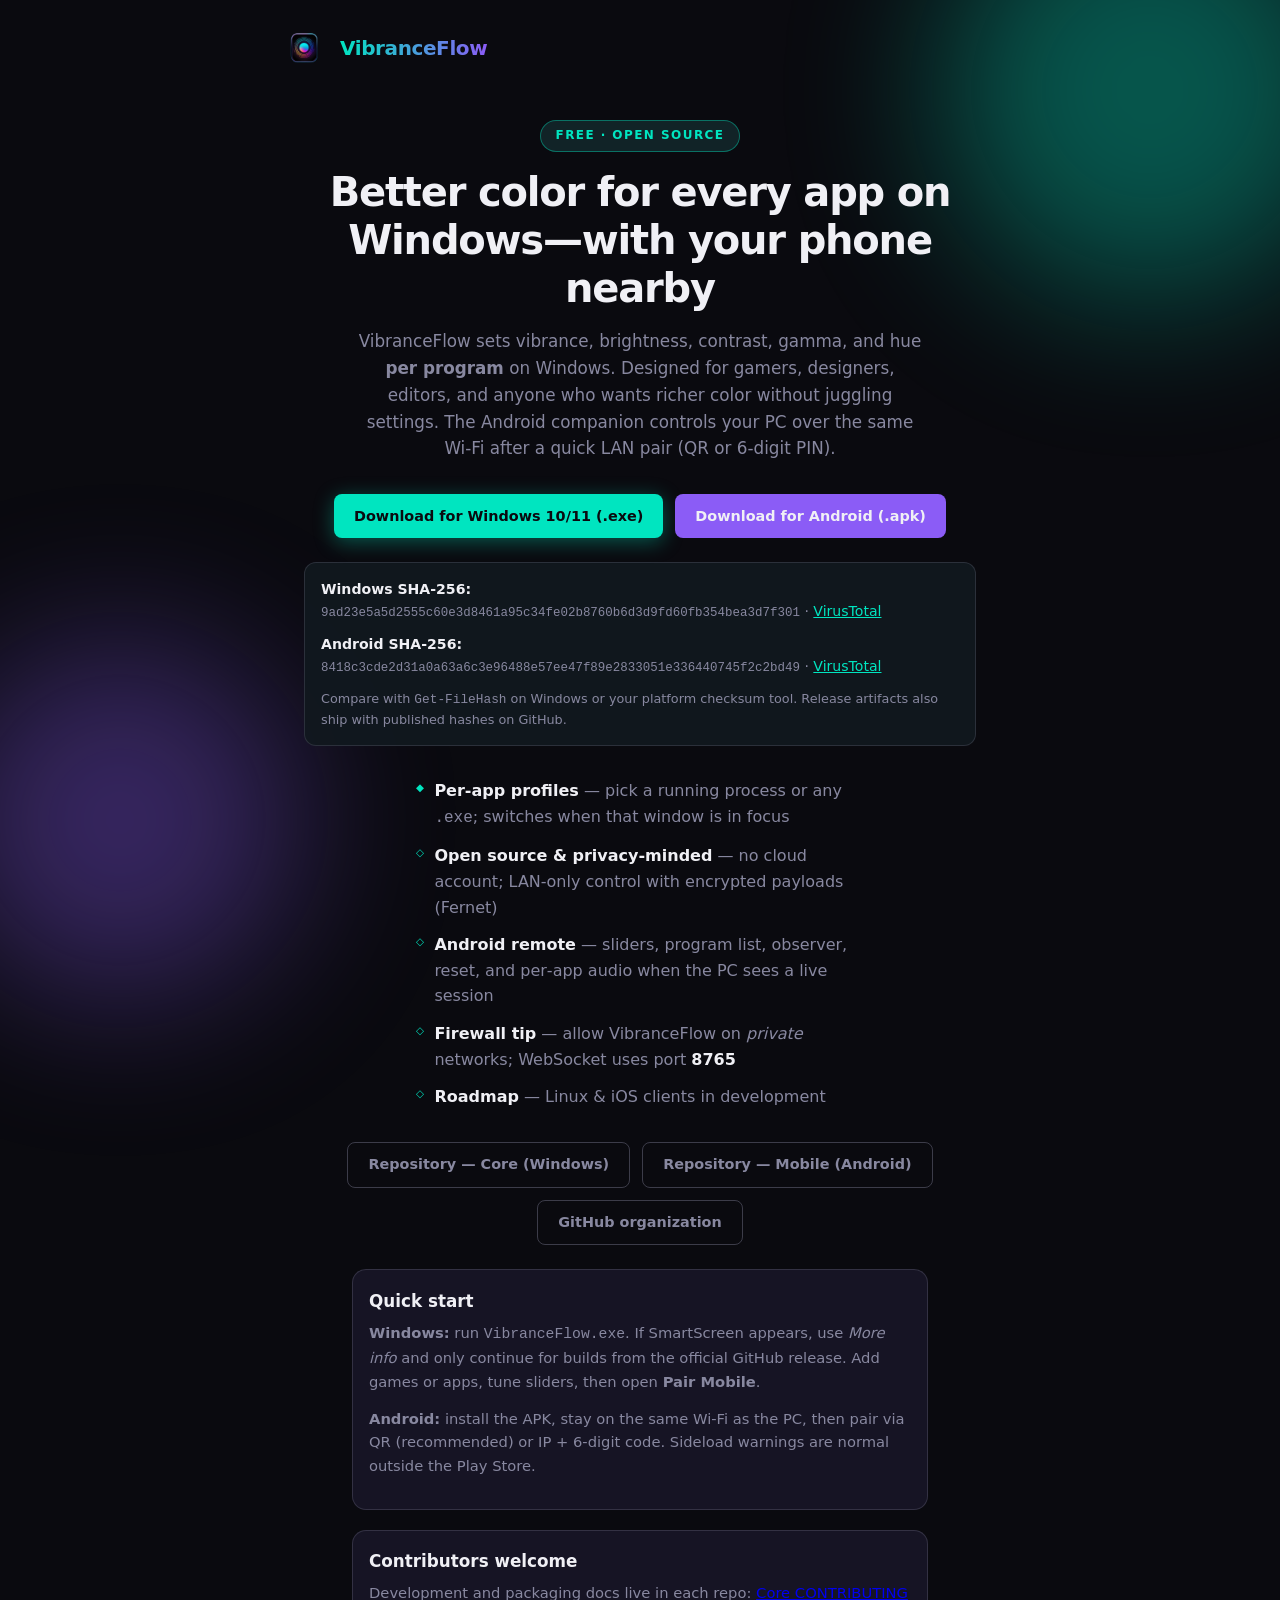
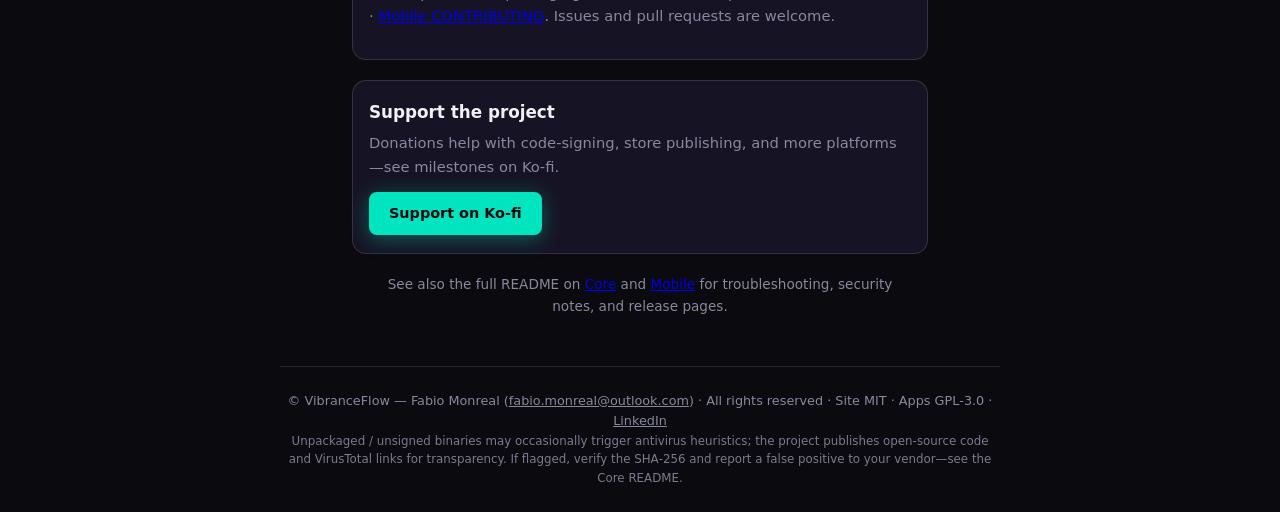
<file: index.html>
<!DOCTYPE html>
<html lang="en">
  <head>
    <meta charset="utf-8" />
    <meta name="viewport" content="width=device-width, initial-scale=1" />
    <title>VibranceFlow — Per‑app display color on Windows · Android remote</title>
    <meta
      name="description"
      content="Download VibranceFlow for Windows 10/11 and Android. Open source alternative to VibranceGUI: LAN pairing, sliders, firewall-friendly. Contribute on GitHub."
    />
    <meta
      name="keywords"
      content="VibranceFlow, VibranceGUI alternative, Windows color profile, per-app display, Android remote, open source, GitHub, contributors"
    />
    <meta name="author" content="Fabio Monreal" />
    <meta name="robots" content="index, follow, max-image-preview:large" />
    <link rel="canonical" href="https://vibranceflow.vercel.app/" />
    <meta property="og:type" content="website" />
    <meta property="og:url" content="https://vibranceflow.vercel.app/" />
    <meta property="og:title" content="VibranceFlow — Windows + Android color control" />
    <meta
      property="og:description"
      content="Official site: download Windows .exe and Android .apk, verify on VirusTotal, pair over Wi‑Fi. Open source — pull requests welcome."
    />
    <meta property="og:image" content="https://vibranceflow.vercel.app/og-image.png" />
    <meta property="og:site_name" content="VibranceFlow" />
    <meta name="twitter:card" content="summary_large_image" />
    <meta name="twitter:title" content="VibranceFlow — Windows + Android" />
    <meta
      name="twitter:description"
      content="Free downloads for Windows and Android. Open source display profiles and LAN remote. Linux and iOS in development."
    />
    <meta name="theme-color" content="#0a0a0f" />
    <link rel="icon" href="/favicon.ico" sizes="any" />
    <link rel="icon" href="/logo-mark.svg" type="image/svg+xml" />
    <link rel="apple-touch-icon" href="/apple-touch-icon.png" />
    <link rel="stylesheet" href="/styles.css" />
    <script type="application/ld+json">
      {
        "@context": "https://schema.org",
        "@graph": [
          {
            "@type": "WebSite",
            "name": "VibranceFlow",
            "url": "https://vibranceflow.vercel.app/",
            "description": "Official VibranceFlow site: Windows desktop app with Android LAN remote. Open source (GPL‑3.0 apps; MIT site)."
          },
          {
            "@type": "SoftwareApplication",
            "name": "VibranceFlow",
            "applicationCategory": "DesktopApplication",
            "operatingSystem": "Windows 10, Windows 11",
            "downloadUrl": "https://github.com/VibranceFlow/VibranceFlow-core/releases/download/v1.0.0/VibranceFlow.exe",
            "description": "Windows tray app for per-app vibrance, brightness, contrast, gamma, and hue with NVAPI/Win32. Pair Android over LAN WebSocket.",
            "url": "https://vibranceflow.vercel.app/",
            "softwareHelp": "https://github.com/VibranceFlow/VibranceFlow-core#readme",
            "codeRepository": "https://github.com/VibranceFlow/VibranceFlow-core",
            "author": {
              "@type": "Person",
              "name": "Fabio Monreal",
              "email": "fabio.monreal@outlook.com",
              "sameAs": "https://www.linkedin.com/in/fabiomonreal/"
            },
            "publisher": {
              "@type": "Organization",
              "name": "VibranceFlow",
              "url": "https://vibranceflow.vercel.app/"
            },
            "offers": {
              "@type": "Offer",
              "price": "0",
              "priceCurrency": "USD"
            }
          },
          {
            "@type": "SoftwareApplication",
            "name": "VibranceFlow Mobile",
            "applicationCategory": "MobileApplication",
            "operatingSystem": "Android",
            "downloadUrl": "https://github.com/VibranceFlow/VibranceFlow-mobile/releases/download/v1.0.0/vibranceflow-release.apk",
            "description": "Android companion to control VibranceFlow Core sliders, pairing, observer, and per-app audio over encrypted LAN.",
            "url": "https://vibranceflow.vercel.app/",
            "softwareHelp": "https://github.com/VibranceFlow/VibranceFlow-mobile#readme",
            "codeRepository": "https://github.com/VibranceFlow/VibranceFlow-mobile",
            "author": {
              "@type": "Person",
              "name": "Fabio Monreal",
              "sameAs": "https://www.linkedin.com/in/fabiomonreal/"
            },
            "publisher": {
              "@type": "Organization",
              "name": "VibranceFlow",
              "url": "https://vibranceflow.vercel.app/"
            },
            "offers": {
              "@type": "Offer",
              "price": "0",
              "priceCurrency": "USD"
            }
          }
        ]
      }
    </script>
  </head>
  <body>
    <div class="glow glow-a" aria-hidden="true"></div>
    <div class="glow glow-b" aria-hidden="true"></div>

    <header class="header">
      <a class="brand" href="https://vibranceflow.vercel.app/" aria-label="VibranceFlow official site">
        <picture>
          <source srcset="/logo.png" type="image/png" />
          <img class="brand-img" src="/logo-mark.svg" alt="" width="48" height="48" />
        </picture>
        <span class="brand-text">VibranceFlow</span>
      </a>
    </header>

    <main class="main">
      <p class="badge">Free · open source</p>
      <h1 class="title">Better color for every app on Windows—with your phone nearby</h1>
      <p class="lead">
        VibranceFlow sets vibrance, brightness, contrast, gamma, and hue <strong>per program</strong> on Windows.
        Designed for gamers, designers, editors, and anyone who wants richer color without juggling settings.
        The Android companion controls your PC over the same Wi‑Fi after a quick LAN pair (QR or 6‑digit PIN).
      </p>

      <nav class="links links-downloads" aria-label="Official downloads">
        <a
          class="btn btn-primary btn-download"
          href="https://github.com/VibranceFlow/VibranceFlow-core/releases/download/v1.0.0/VibranceFlow.exe"
          rel="noopener noreferrer"
          >Download for Windows 10/11 (.exe)</a
        >
        <a
          class="btn btn-secondary btn-download"
          href="https://github.com/VibranceFlow/VibranceFlow-mobile/releases/download/v1.0.0/vibranceflow-release.apk"
          rel="noopener noreferrer"
          >Download for Android (.apk)</a
        >
      </nav>

      <div class="hashes">
        <p class="hash-line">
          <span class="hash-label">Windows SHA‑256:</span><br />
          <code class="hash-value">
            <a href="https://www.virustotal.com/gui/file/9ad23e5a5d2555c60e3d8461a95c34fe02b8760b6d3d9fd60fb354bea3d7f301" rel="noopener noreferrer">
              9ad23e5a5d2555c60e3d8461a95c34fe02b8760b6d3d9fd60fb354bea3d7f301
            </a>
          </code>
          <span class="hash-meta"> · <a href="https://www.virustotal.com/gui/file/9ad23e5a5d2555c60e3d8461a95c34fe02b8760b6d3d9fd60fb354bea3d7f301" rel="noopener noreferrer">VirusTotal</a></span>
        </p>
        <p class="hash-line">
          <span class="hash-label">Android SHA‑256:</span><br />
          <code class="hash-value">
            <a href="https://www.virustotal.com/gui/file/8418c3cde2d31a0a63a6c3e96488e57ee47f89e2833051e336440745f2c2bd49" rel="noopener noreferrer">
              8418c3cde2d31a0a63a6c3e96488e57ee47f89e2833051e336440745f2c2bd49
            </a>
          </code>
          <span class="hash-meta"> · <a href="https://www.virustotal.com/gui/file/8418c3cde2d31a0a63a6c3e96488e57ee47f89e2833051e336440745f2c2bd49" rel="noopener noreferrer">VirusTotal</a></span>
        </p>
        <p class="hashes-hint">
          Compare with <code>Get-FileHash</code> on Windows or your platform checksum tool. Release artifacts also ship with published hashes on GitHub.
        </p>
      </div>

      <ul class="features">
        <li>
          <span class="feature-icon" aria-hidden="true">◆</span>
          <span
            ><strong>Per‑app profiles</strong> — pick a running process or any <code>.exe</code>; switches when that window is in focus</span
          >
        </li>
        <li>
          <span class="feature-icon" aria-hidden="true">◇</span>
          <span
            ><strong>Open source &amp; privacy‑minded</strong> — no cloud account; LAN‑only control with encrypted payloads (Fernet)</span
          >
        </li>
        <li>
          <span class="feature-icon" aria-hidden="true">◇</span>
          <span
            ><strong>Android remote</strong> — sliders, program list, observer, reset, and per‑app audio when the PC sees a live session</span
          >
        </li>
        <li>
          <span class="feature-icon" aria-hidden="true">◇</span>
          <span
            ><strong>Firewall tip</strong> — allow VibranceFlow on <em>private</em> networks; WebSocket uses port <strong>8765</strong></span
          >
        </li>
        <li>
          <span class="feature-icon" aria-hidden="true">◇</span>
          <span><strong>Roadmap</strong> — Linux &amp; iOS clients in development</span>
        </li>
      </ul>

      <nav class="links links-repos" aria-label="Source code on GitHub">
        <a class="btn btn-ghost" href="https://github.com/VibranceFlow/VibranceFlow-core" rel="noopener noreferrer"
          >Repository — Core (Windows)</a
        >
        <a class="btn btn-ghost" href="https://github.com/VibranceFlow/VibranceFlow-mobile" rel="noopener noreferrer"
          >Repository — Mobile (Android)</a
        >
        <a class="btn btn-ghost" href="https://github.com/VibranceFlow" rel="noopener noreferrer">GitHub organization</a>
      </nav>

      <section class="card" aria-labelledby="start-title">
        <h2 id="start-title">Quick start</h2>
        <p>
          <strong>Windows:</strong> run <code>VibranceFlow.exe</code>. If SmartScreen appears, use <em>More info</em> and only continue for builds from the official GitHub release.
          Add games or apps, tune sliders, then open <strong>Pair Mobile</strong>.
        </p>
        <p>
          <strong>Android:</strong> install the APK, stay on the same Wi‑Fi as the PC, then pair via QR (recommended) or IP + 6‑digit code.
          Sideload warnings are normal outside the Play Store.
        </p>
      </section>

      <section class="card" aria-labelledby="contrib-title">
        <h2 id="contrib-title">Contributors welcome</h2>
        <p>
          Development and packaging docs live in each repo:
          <a href="https://github.com/VibranceFlow/VibranceFlow-core/blob/main/CONTRIBUTING.md" rel="noopener noreferrer">Core CONTRIBUTING</a>
          ·
          <a href="https://github.com/VibranceFlow/VibranceFlow-mobile/blob/main/CONTRIBUTING.md" rel="noopener noreferrer">Mobile CONTRIBUTING</a>.
          Issues and pull requests are welcome.
        </p>
      </section>

      <section class="card" aria-labelledby="support-title">
        <h2 id="support-title">Support the project</h2>
        <p>
          Donations help with code‑signing, store publishing, and more platforms—see milestones on Ko‑fi.
        </p>
        <a class="btn btn-primary btn-donate" href="https://ko-fi.com/fabio_monreal" rel="noopener noreferrer"
          >Support on Ko‑fi</a
        >
      </section>

      <p class="note">
        See also the full README on
        <a href="https://github.com/VibranceFlow/VibranceFlow-core#readme" rel="noopener noreferrer">Core</a>
        and
        <a href="https://github.com/VibranceFlow/VibranceFlow-mobile#readme" rel="noopener noreferrer">Mobile</a>
        for troubleshooting, security notes, and release pages.
      </p>
    </main>

    <footer class="footer">
      <p class="footer-main">
        © VibranceFlow — Fabio Monreal (<a href="mailto:fabio.monreal@outlook.com">fabio.monreal@outlook.com</a>) · All
        rights reserved · Site MIT · Apps GPL‑3.0 ·
        <a href="https://www.linkedin.com/in/fabiomonreal/" rel="noopener noreferrer">LinkedIn</a>
      </p>
      <p class="footer-note">
        Unpackaged / unsigned binaries may occasionally trigger antivirus heuristics; the project publishes open‑source code and VirusTotal links for transparency. If flagged, verify the SHA‑256 and report a false positive to your vendor—see the Core README.
      </p>
    </footer>
  </body>
</html>
</file>
<file: styles.css>
:root {
  --bg: #0a0a0f;
  --card: #12121a;
  --accent: #00e5c0;
  --accent-2: #8b5cf6;
  --text: #f0f0f5;
  --muted: #8888a0;
  --font: "Segoe UI", system-ui, -apple-system, sans-serif;
}

*,
*::before,
*::after {
  box-sizing: border-box;
}

html {
  scroll-behavior: smooth;
}

body {
  margin: 0;
  min-height: 100vh;
  font-family: var(--font);
  font-size: 1rem;
  line-height: 1.6;
  color: var(--text);
  background: var(--bg);
  display: flex;
  flex-direction: column;
}

.glow {
  position: fixed;
  border-radius: 50%;
  filter: blur(80px);
  opacity: 0.35;
  pointer-events: none;
  z-index: 0;
}
.glow-a {
  width: 420px;
  height: 420px;
  background: var(--accent);
  top: -120px;
  right: -80px;
}
.glow-b {
  width: 360px;
  height: 360px;
  background: var(--accent-2);
  bottom: -100px;
  left: -60px;
}

.header,
.main,
.footer {
  position: relative;
  z-index: 1;
  width: min(720px, 100% - 2rem);
  margin-inline: auto;
}

.header {
  padding: 1.5rem 0 0.5rem;
}

.brand {
  display: inline-flex;
  align-items: center;
  gap: 0.75rem;
  text-decoration: none;
  color: var(--text);
}

.brand-img {
  display: block;
  border-radius: 12px;
  object-fit: contain;
}

.brand-text {
  font-size: 1.25rem;
  font-weight: 700;
  letter-spacing: -0.02em;
  background: linear-gradient(90deg, var(--accent), var(--accent-2));
  -webkit-background-clip: text;
  background-clip: text;
  color: transparent;
}

.main {
  flex: 1;
  padding: 2rem 0 3rem;
  text-align: center;
}

.badge {
  display: inline-block;
  margin: 0 0 1rem;
  padding: 0.35rem 0.9rem;
  font-size: 0.75rem;
  font-weight: 600;
  letter-spacing: 0.12em;
  text-transform: uppercase;
  color: var(--accent);
  border: 1px solid color-mix(in srgb, var(--accent) 40%, transparent);
  border-radius: 999px;
  background: color-mix(in srgb, var(--accent) 8%, var(--card));
}

.title {
  margin: 0 0 1rem;
  font-size: clamp(1.75rem, 5vw, 2.5rem);
  font-weight: 700;
  line-height: 1.2;
  letter-spacing: -0.03em;
}

.lead {
  margin: 0 auto 2rem;
  max-width: 36rem;
  color: var(--muted);
  font-size: 1.05rem;
}

.lead code {
  font-size: 0.9em;
  padding: 0.1em 0.35em;
  border-radius: 4px;
  background: var(--card);
  color: var(--accent);
}

.features {
  list-style: none;
  margin: 0 auto 2rem;
  padding: 0;
  max-width: 28rem;
  text-align: left;
}

.features li {
  display: flex;
  align-items: flex-start;
  gap: 0.65rem;
  margin-bottom: 0.75rem;
  color: var(--muted);
}

.feature-icon {
  color: var(--accent);
  font-size: 0.65rem;
  line-height: 1.8;
}

.features strong {
  color: var(--text);
}

.links {
  display: flex;
  flex-wrap: wrap;
  gap: 0.75rem;
  justify-content: center;
  margin-bottom: 1.5rem;
}

.links-downloads .btn {
  min-width: 250px;
}

.links-repos {
  margin-top: 0.25rem;
}

.btn {
  display: inline-flex;
  align-items: center;
  justify-content: center;
  padding: 0.65rem 1.25rem;
  font-size: 0.9rem;
  font-weight: 600;
  text-decoration: none;
  border-radius: 8px;
  transition: transform 0.15s ease, box-shadow 0.15s ease;
}

.btn:hover {
  transform: translateY(-1px);
}

.btn-primary {
  color: var(--bg);
  background: var(--accent);
  box-shadow: 0 4px 20px color-mix(in srgb, var(--accent) 35%, transparent);
}

.btn-secondary {
  color: var(--text);
  background: var(--accent-2);
}

.btn-ghost {
  color: var(--muted);
  border: 1px solid color-mix(in srgb, var(--muted) 40%, transparent);
}

.btn-ghost:hover {
  color: var(--text);
  border-color: var(--muted);
}

.btn-download[aria-disabled="true"],
.btn-donate[aria-disabled="true"] {
  opacity: 0.6;
  cursor: not-allowed;
  pointer-events: none;
}

.hashes {
  margin: 0 auto 2rem;
  max-width: 42rem;
  padding: 0.9rem 1rem;
  border-radius: 12px;
  border: 1px solid color-mix(in srgb, var(--muted) 22%, transparent);
  background: color-mix(in srgb, var(--card) 92%, var(--accent) 3%);
  text-align: left;
}

.hash-line {
  margin: 0 0 0.55rem;
  color: var(--muted);
  font-size: 0.88rem;
}

.hash-label {
  color: var(--text);
  font-weight: 600;
}

.hash-value {
  display: inline-block;
  max-width: 100%;
  overflow-wrap: anywhere;
  font-size: 0.78rem;
}

.hash-value a {
  color: inherit;
  text-decoration: none;
}

.hash-meta a {
  color: var(--accent);
}

.hashes-hint {
  margin: 0.6rem 0 0;
  font-size: 0.8rem;
  color: var(--muted);
}

.note {
  margin: 0;
  font-size: 0.85rem;
  color: var(--muted);
  max-width: 32rem;
  margin-inline: auto;
}

.card {
  margin: 0 auto 1.25rem;
  padding: 1.1rem 1rem;
  max-width: 36rem;
  border-radius: 14px;
  border: 1px solid color-mix(in srgb, var(--muted) 25%, transparent);
  background: color-mix(in srgb, var(--card) 90%, var(--accent-2) 5%);
  text-align: left;
}

.card h2 {
  margin: 0 0 0.35rem;
  font-size: 1.05rem;
  color: var(--text);
}

.card p {
  margin: 0 0 0.85rem;
  font-size: 0.92rem;
  color: var(--muted);
}

.card .btn {
  width: fit-content;
}

.footer {
  padding: 1.5rem 0 2rem;
  text-align: center;
  font-size: 0.8rem;
  color: var(--muted);
  border-top: 1px solid color-mix(in srgb, var(--muted) 20%, transparent);
}

.footer p {
  margin: 0;
}

.footer a {
  color: inherit;
}

.footer-note {
  margin-top: 0.6rem;
  font-size: 0.74rem;
  opacity: 0.9;
}

@media (prefers-reduced-motion: reduce) {
  .btn:hover {
    transform: none;
  }
}

@media (max-width: 640px) {
  .header,
  .main,
  .footer {
    width: min(720px, 100% - 1.2rem);
  }

  .main {
    padding-top: 1.5rem;
  }

  .features {
    max-width: 100%;
  }

  .card {
    padding: 1rem 0.9rem;
  }

  .links-downloads .btn {
    min-width: 100%;
  }
}
</file>
